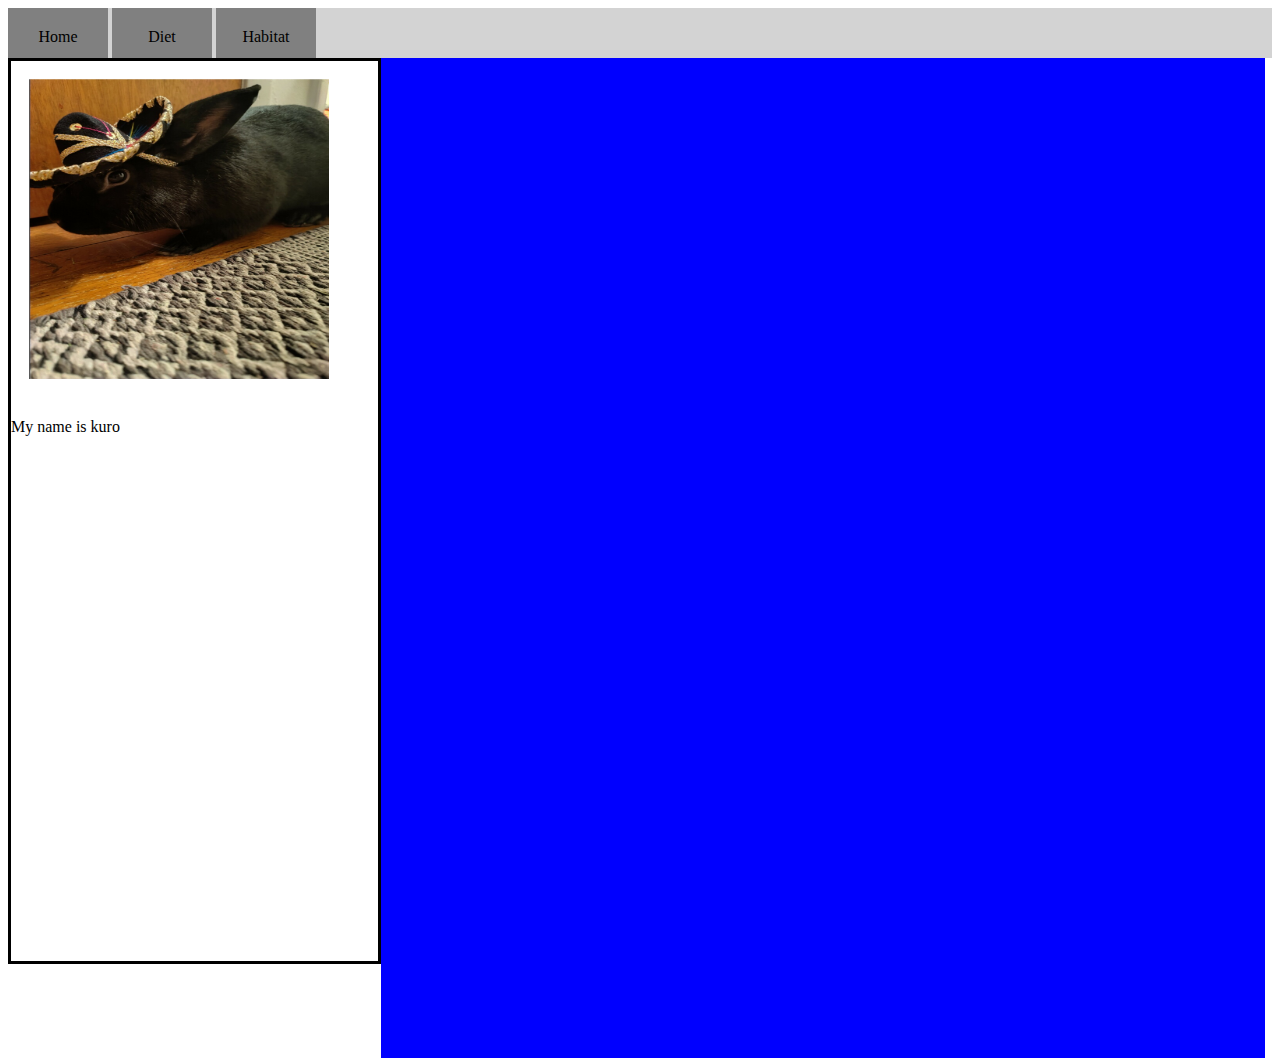
<file: One-page-website/index.html>
<!DOCTYPE html>
<html lang="en">
<head>
    <meta charset="UTF-8">
    <meta name="viewport" content="width=device-width, initial-scale=1.0">
    <title>Document</title>

    <link rel="stylesheet" href="styles.css">

</head>

<body>
    <nav>
        <div class="menu-item">Home</div>
        <div class="menu-item">Diet</div>
        <div class="menu-item">Habitat</div>
</nav>
   
<section class="content">

    <div class="sidebar">
        <div class="pet-info">
            <img class= "kuro" src="imagejpeg_0(3)(1).jpg" alt="Cute Bunny"> 
        </div>
        <p>My name is kuro</p> 
        <div class="pet-stats"></div>
    </div>
       
    <div class="right"></div>

    </section> 
</body>
</html>
</file>
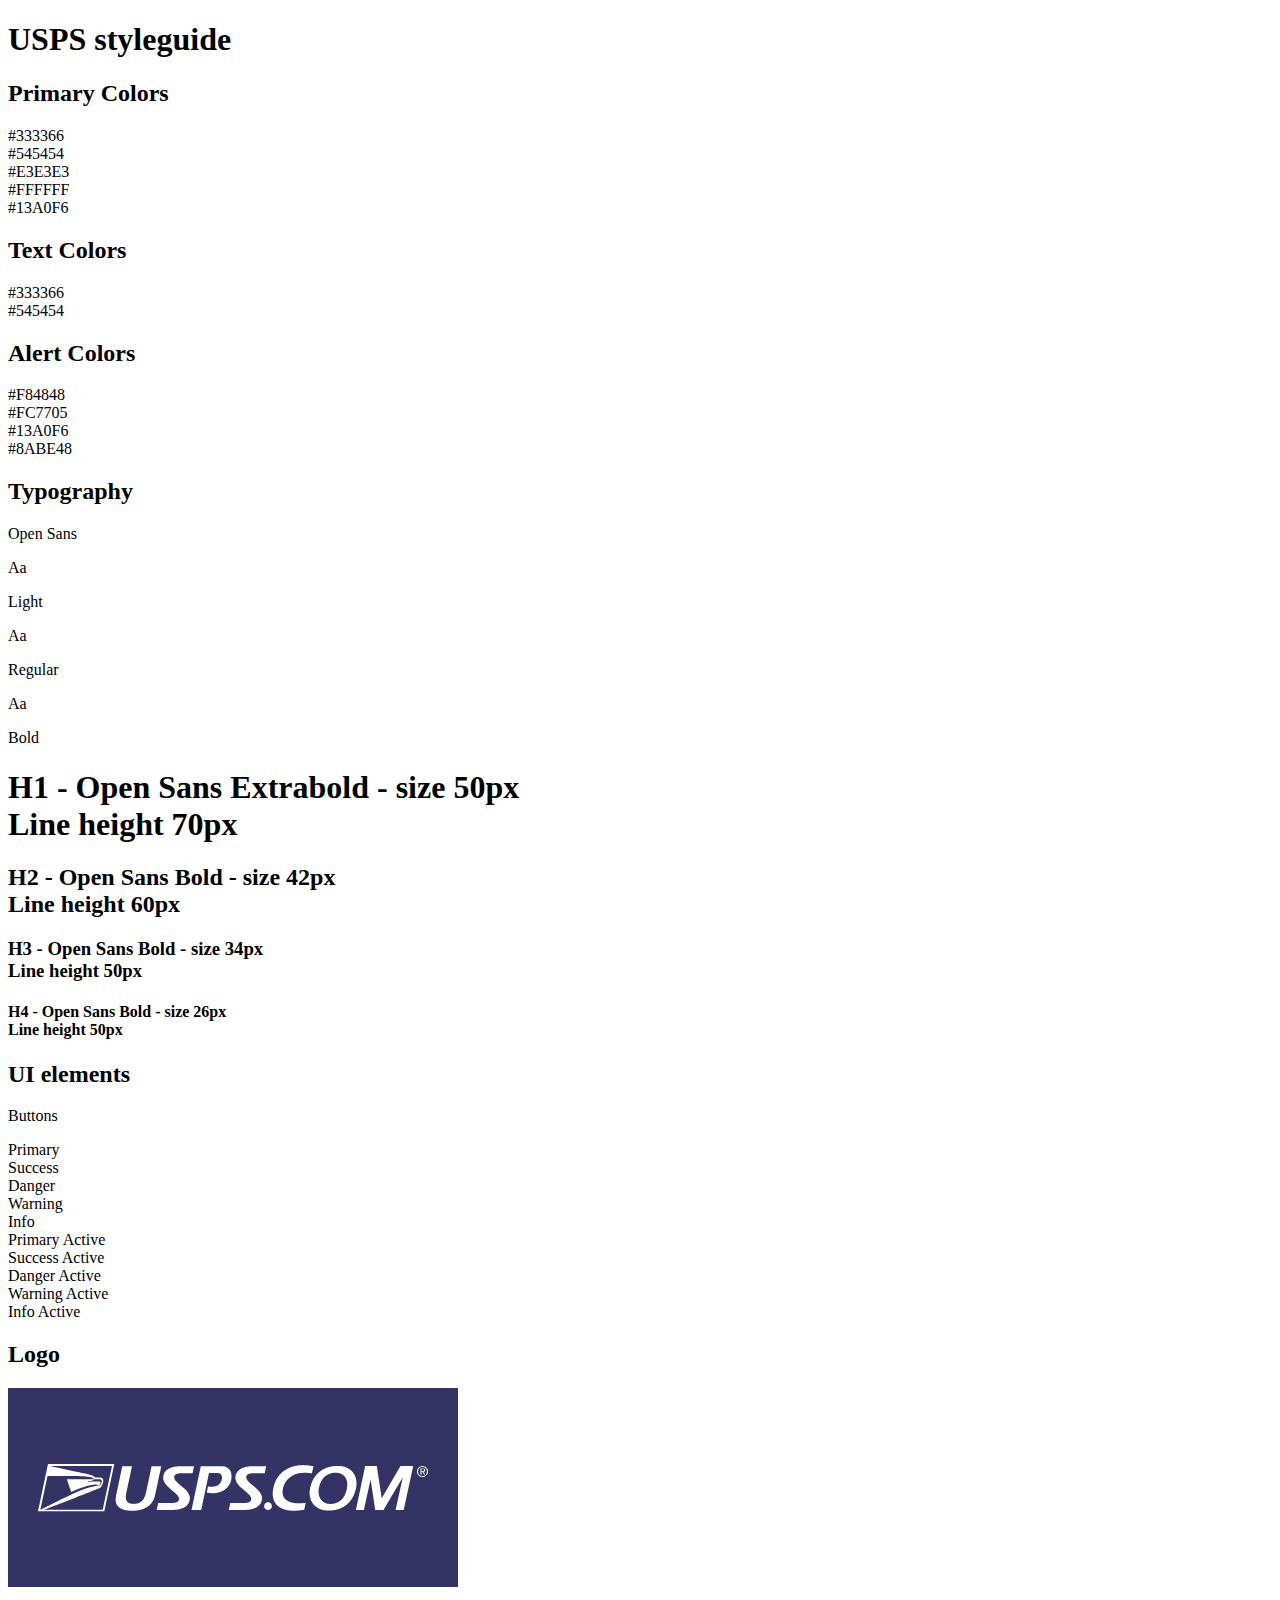
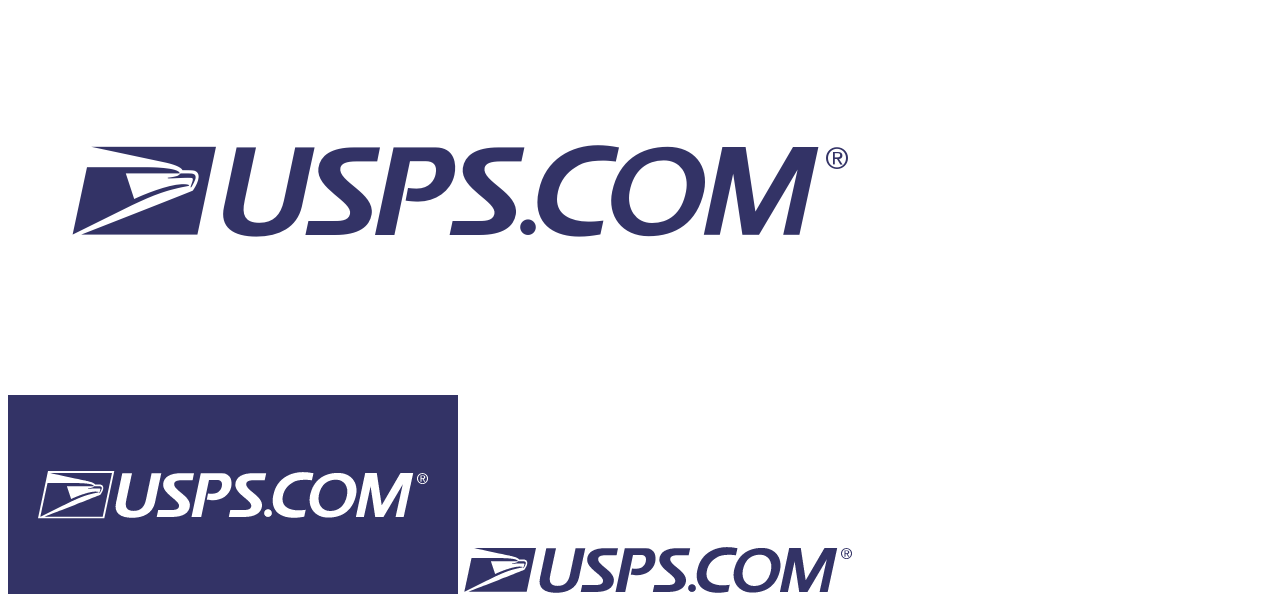
<file: 17.2-activities/01_Containers_Structure/solved/index.html>
<!DOCTYPE html>
<html>
<head>
  <title>USPS Style Guide</title>
  <link href="css/style.css" rel="stylesheet" type="text/css">
</head>
<body>
<section class="header"></section>
<section class="colorPalette">
  <h1 id="pageTopic">USPS styleguide</h1>
  <h2 class="sectionHead">Primary Colors</h2>
  <div class="colorContainer">
    <div class="swatch darkBlue"></div>
    <div class="hexCode">#333366</div>
  </div>
  <div class="colorContainer">
    <div class="swatch darkGrey"></div>
    <div class="hexCode">#545454</div>
  </div>
  <div class="colorContainer">
    <div class="swatch lightGrey"></div>
    <div class="hexCode">#E3E3E3</div>
  </div>
  <div class="colorContainer">
    <div class="swatch white"></div>
    <div class="hexCode">#FFFFFF</div>
  </div>
  <div class="colorContainer">
    <div class="swatch lightBlue"></div>
    <div class="hexCode">#13A0F6</div>
  </div>

  <h2 class="sectionHead">Text Colors</h2>
  <div class="colorContainer">
    <div class="swatch darkBlue"></div>
    <div class="hexCode">#333366</div>
  </div>
  <div class="colorContainer">
    <div class="swatch darkGrey"></div>
    <div class="hexCode">#545454</div>
  </div>

  <h2 class="sectionHead">Alert Colors</h2>
  <div class="colorContainer">
    <div class="swatch red"></div>
    <div class="hexCode">#F84848</div>
  </div>
  <div class="colorContainer">
    <div class="swatch orange"></div>
    <div class="hexCode">#FC7705</div>
  </div>
  <div class="colorContainer">
    <div class="swatch lightBlue"></div>
    <div class="hexCode">#13A0F6</div>
  </div>
  <div class="colorContainer">
    <div class="swatch lightGreen"></div>
    <div class="hexCode">#8ABE48</div>
  </div>
</section>
<section class="typography">
  <h2 class="sectionHead">Typography</h2>
  <p>Open Sans</p>
  <div class="type_container">
  <p class="large light">Aa</p>
  <p>Light</p>
  </div>

  <div class="type_container">
  <p class="large regular">Aa</p>
  <p>Regular</p>
  </div>

  <div class="type_container">
  <p class="large bold">Aa</p>
  <p>Bold</p>
  </div>

  <h1>H1 - Open Sans Extrabold - size 50px <br>Line height 70px</h1>
  <h2>H2 - Open Sans Bold - size 42px <br>Line height 60px</h2>
  <h3>H3 - Open Sans Bold - size 34px <br>Line height 50px</h3>
  <h4>H4 - Open Sans Bold - size 26px <br>Line height 50px</h4>
</section>
<section class="uiElements">
    <h2 class="sectionHead">UI elements</h2>
    <p>Buttons</p>
    <div class="buttonContain">
      <div class="button primary">Primary</div>
      <div class="button success">Success</div>
      <div class="button danger">Danger</div>
      <div class="button warning">Warning</div>
      <div class="button info">Info</div>
    </div>
    <div class="buttonContain">
      <div class="button primaryActive">Primary Active</div>
      <div class="button successActive">Success Active</div>
      <div class="button dangerActive">Danger Active</div>
      <div class="button warningActive">Warning Active</div>
      <div class="button infoActive">Info Active</div>
    </div>
</section>
<section class="imagery">
<h2 class="sectionHead">Logo</h2>
<img src="images/Logo-dark.png">
<img src="images/Logo-light.png">
<img src="images/Logo-dark1.png">
<img src="images/Logo-light-1.png">
</section>
</body>
</html>
</file>
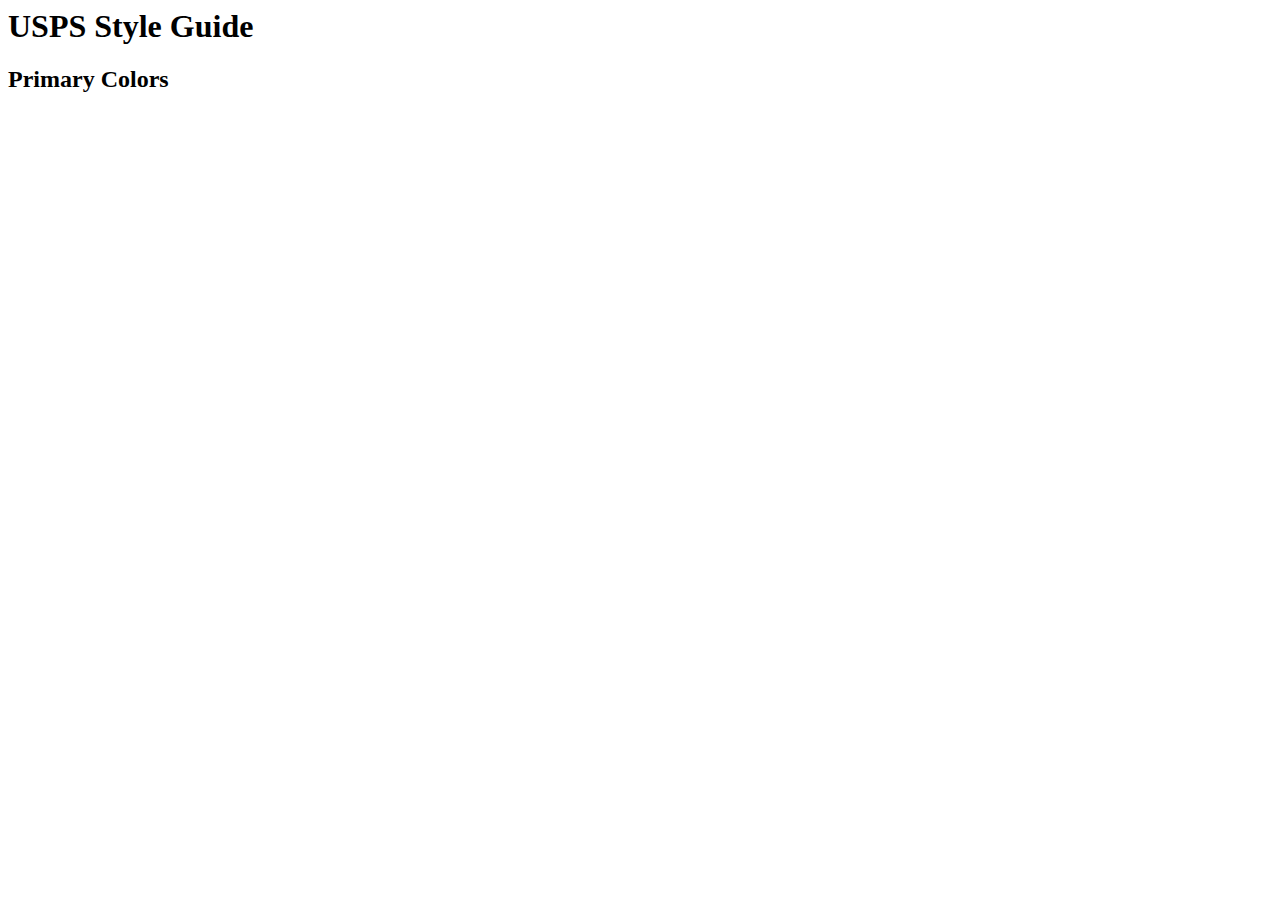
<file: 17.2-activities/01_Containers_Structure/unsolved/index.html>
<html>
<head>
  <title>USPS Style Guide</title>
  <link href="css/style.css" rel="stylesheet" type="text/css">
</head>
<body>
<!-- Header section here -->
<section class="header"></section>

<!-- Color Palette section -->
<section class="colorPalette"></section>
  <h1 id="pageTopic">USPS Style Guide</h1>

  <h2 class="sectionHead">Primary Colors</h2>

<!-- Typography Section -->
<section class="typography"></section>

<!-- UI Elements Section -->
<section class="uiElements"></section>

<!-- Imagery Section -->
<section class="imagery"></section>
</body>
</html>
</file>
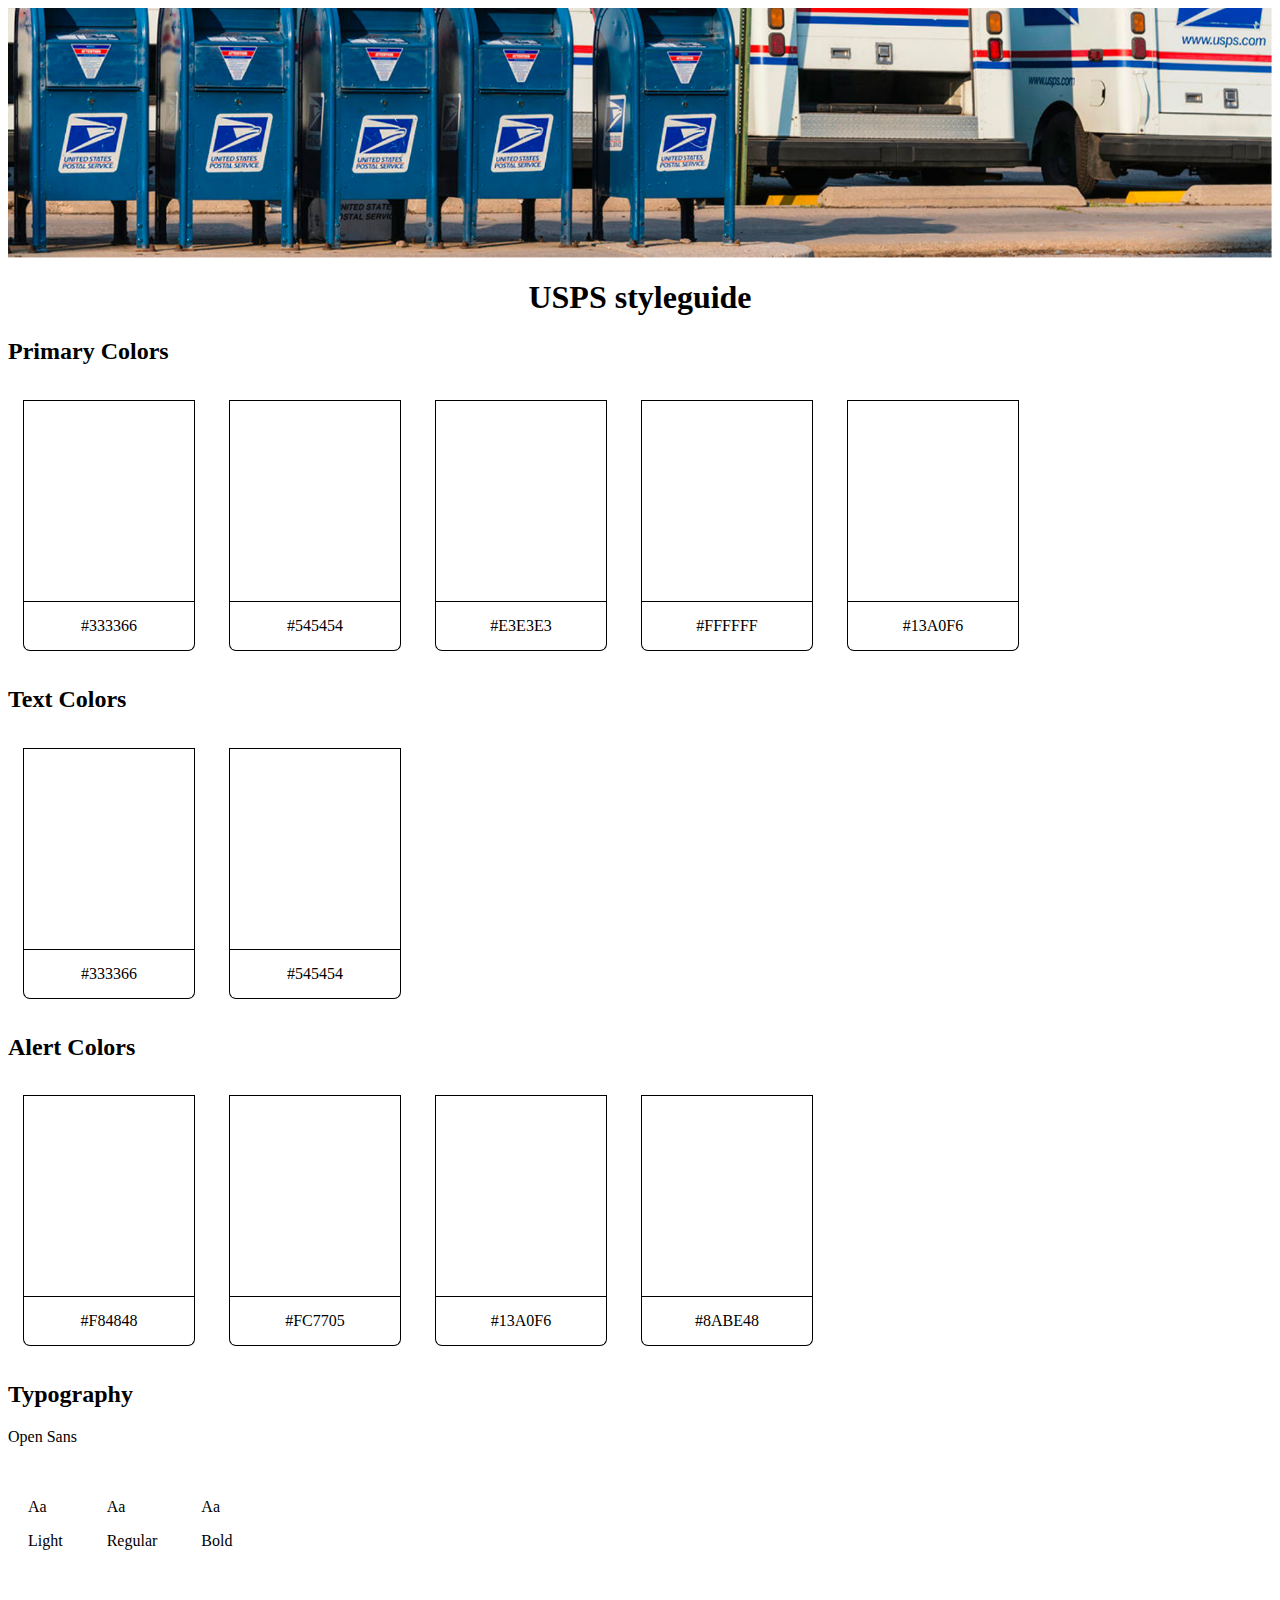
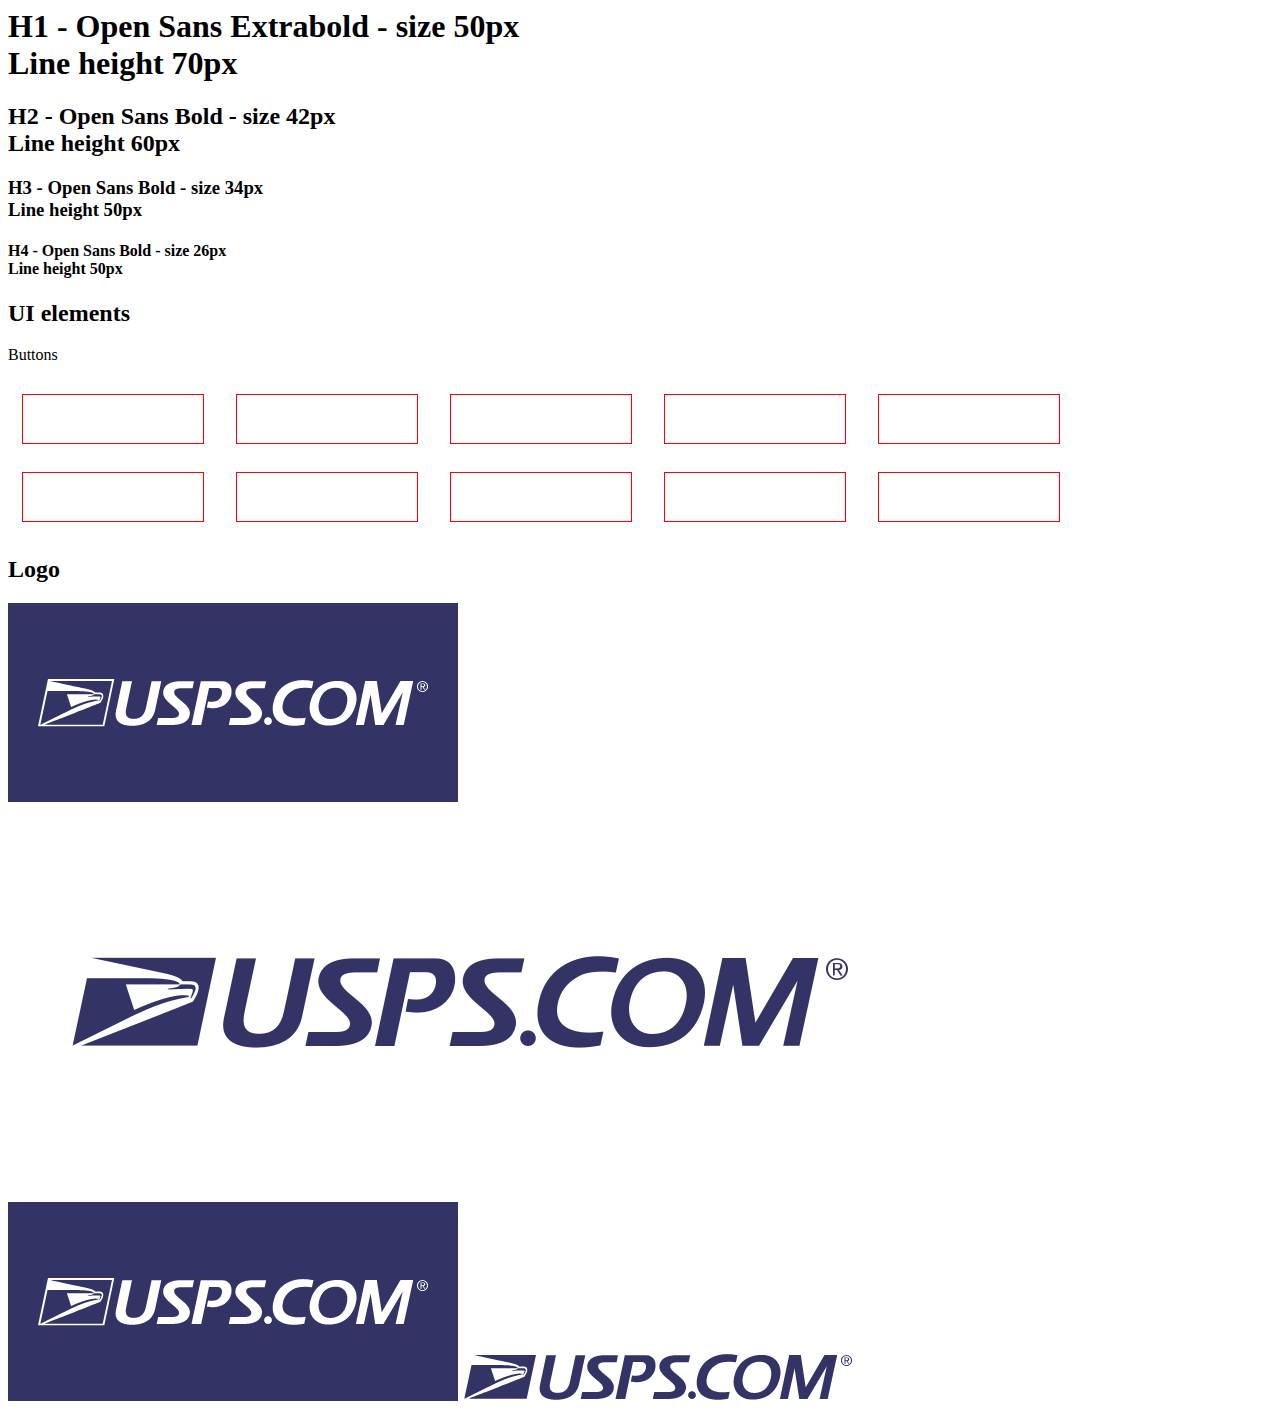
<file: 17.2-activities/02_BoxModel/solved/index.html>
<html>
<head>
  <title>USPS Style Guide</title>
  <link href="css/style.css" rel="stylesheet" type="text/css">
</head>
<body>
<section class="header"></section>
<section class="colorPalette">
  <h1 id="pageTopic">USPS styleguide</h1>
  <h2 class="sectionHead">Primary Colors</h2>
  <div class="colorContainer">
    <div class="swatch darkBlue"></div>
    <div class="hexCode">#333366</div>
  </div>
  <div class="colorContainer">
    <div class="swatch darkGrey"></div>
    <div class="hexCode">#545454</div>
  </div>
  <div class="colorContainer">
    <div class="swatch lightGrey"></div>
    <div class="hexCode">#E3E3E3</div>
  </div>
  <div class="colorContainer">
    <div class="swatch white"></div>
    <div class="hexCode">#FFFFFF</div>
  </div>
  <div class="colorContainer">
    <div class="swatch lightBlue"></div>
    <div class="hexCode">#13A0F6</div>
  </div>

  <h2 class="sectionHead">Text Colors</h2>
  <div class="colorContainer">
    <div class="swatch darkBlue"></div>
    <div class="hexCode">#333366</div>
  </div>
  <div class="colorContainer">
    <div class="swatch darkGrey"></div>
    <div class="hexCode">#545454</div>
  </div>

  <h2 class="sectionHead">Alert Colors</h2>
  <div class="colorContainer">
    <div class="swatch red"></div>
    <div class="hexCode">#F84848</div>
  </div>
  <div class="colorContainer">
    <div class="swatch orange"></div>
    <div class="hexCode">#FC7705</div>
  </div>
  <div class="colorContainer">
    <div class="swatch lightBlue"></div>
    <div class="hexCode">#13A0F6</div>
  </div>
  <div class="colorContainer">
    <div class="swatch lightGreen"></div>
    <div class="hexCode">#8ABE48</div>
  </div>
</section>
<section class="typography">
  <h2 class="sectionHead">Typography</h2>
  <p>Open Sans</p>
  <div class="type_container">
  <p class="large light">Aa</p>
  <p>Light</p>
  </div>

  <div class="type_container">
  <p class="large regular">Aa</p>
  <p>Regular</p>
  </div>

  <div class="type_container">
  <p class="large bold">Aa</p>
  <p>Bold</p>
  </div>

  <h1>H1 - Open Sans Extrabold - size 50px <br>Line height 70px</h1>
  <h2>H2 - Open Sans Bold - size 42px <br>Line height 60px</h2>
  <h3>H3 - Open Sans Bold - size 34px <br>Line height 50px</h3>
  <h4>H4 - Open Sans Bold - size 26px <br>Line height 50px</h4>
</section>
<section class="uiElements">
    <h2 class="sectionHead">UI elements</h2>
    <p>Buttons</p>
    <div class="buttonContain">
      <div class="button primary">Primary</div>
      <div class="button success">Success</div>
      <div class="button danger">Danger</div>
      <div class="button warning">Warning</div>
      <div class="button info">Info</div>
    </div>
    <div class="buttonContain">
      <div class="button primaryActive">Primary Active</div>
      <div class="button successActive">Success Active</div>
      <div class="button dangerActive">Danger Active</div>
      <div class="button warningActive">Warning Active</div>
      <div class="button infoActive">Info Active</div>
    </div>
</section>
<section class="imagery">
<h2 class="sectionHead">Logo</h2>
<img src="images/Logo-dark.png">
<img src="images/Logo-light.png">
<img src="images/Logo-dark1.png">
<img src="images/Logo-light-1.png">
</section>
</body>
</html>
</file>
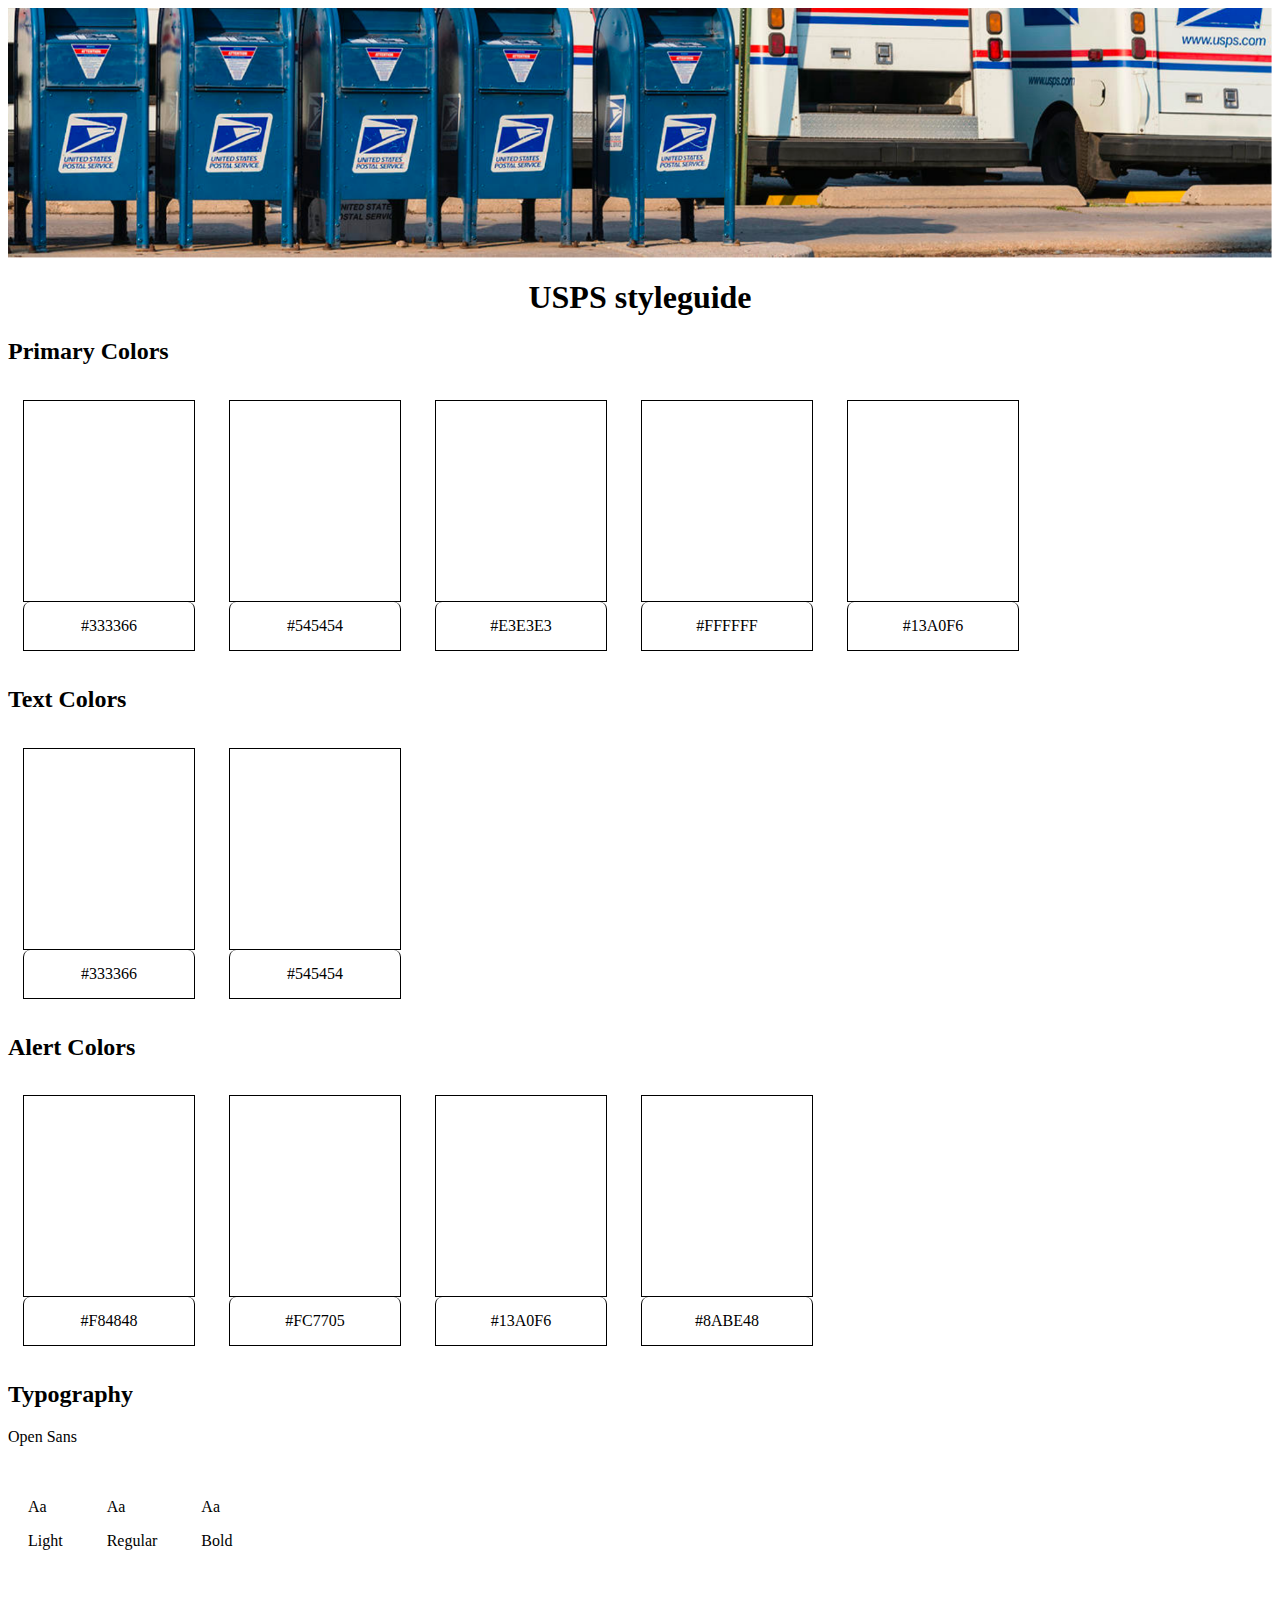
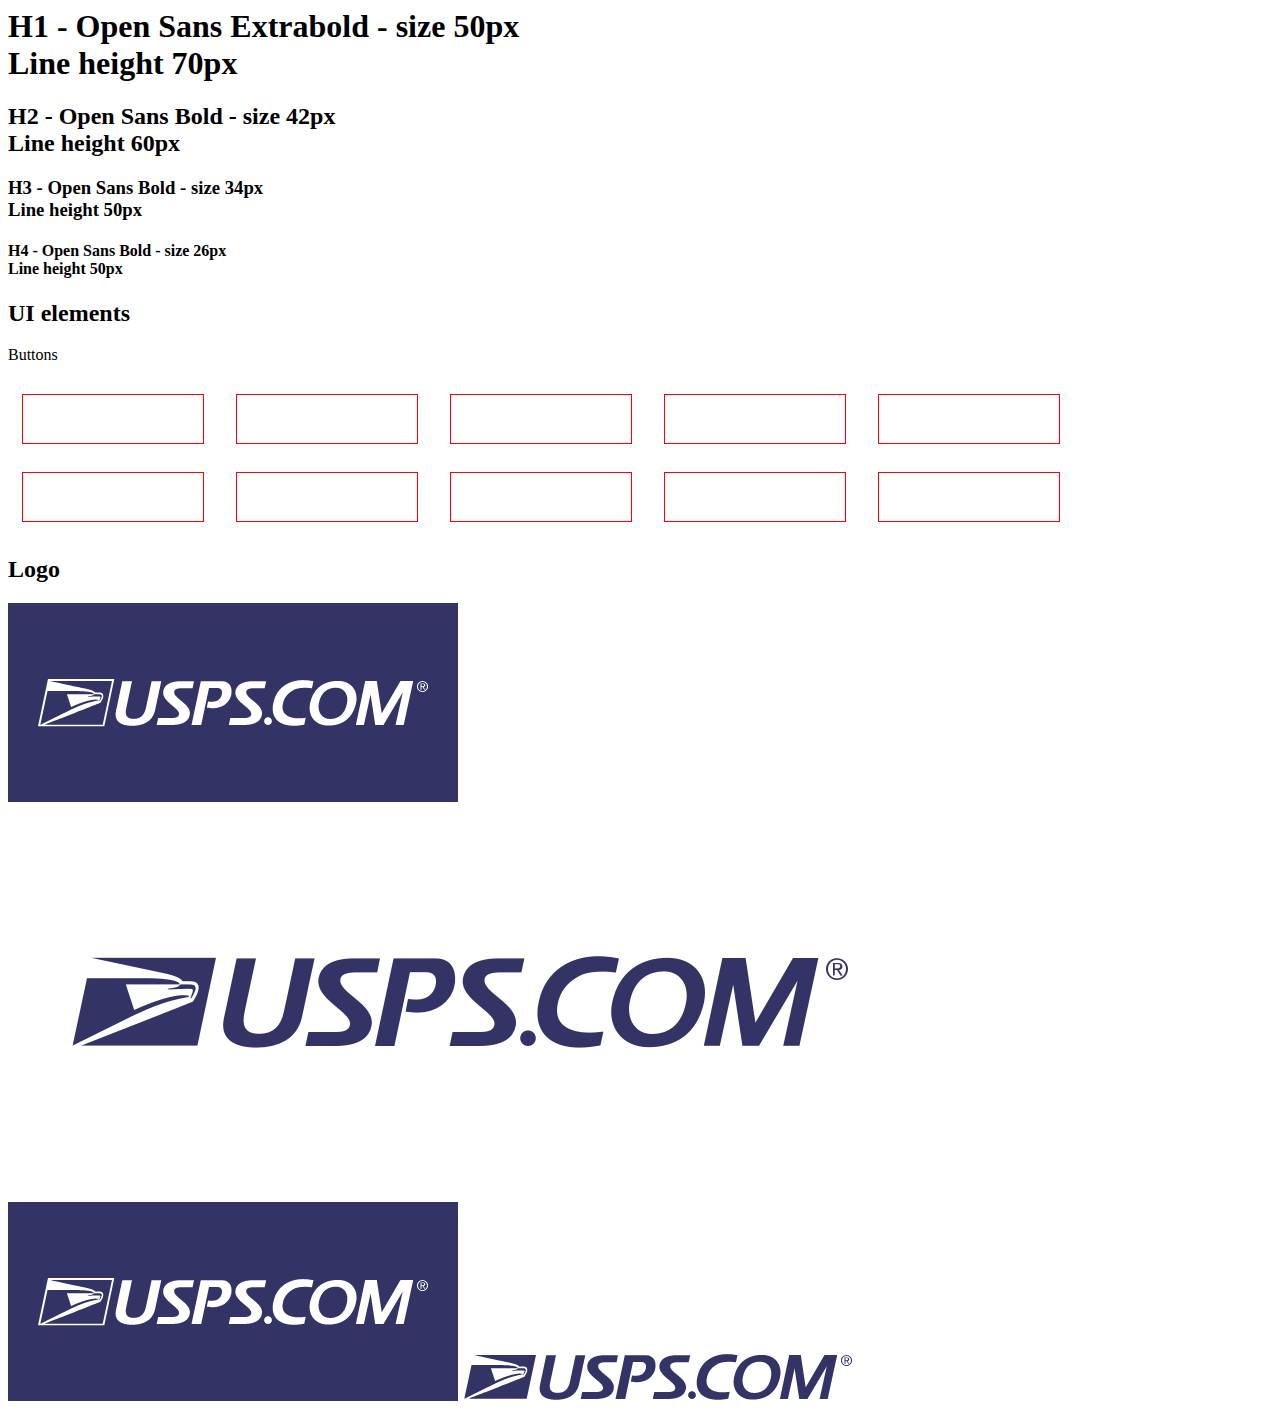
<file: 17.2-activities/02_BoxModel/unsolved/index.html>
<html>
<head>
  <title>USPS Style Guide</title>
  <link href="https://fonts.googleapis.com/css?family=Open+Sans&display=swap" rel="stylesheet">
  <link href="css/style.css" rel="stylesheet" type="text/css">
</head>
<body>
<section class="header"></section>
<section class="colorPalette">
  <h1 id="pageTopic">USPS styleguide</h1>
  <h2 class="sectionHead">Primary Colors</h2>
  <div class="colorContainer">
    <div class="swatch darkBlue"></div>
    <div class="hexCode">#333366</div>
  </div>
  <div class="colorContainer">
    <div class="swatch darkGrey"></div>
    <div class="hexCode">#545454</div>
  </div>
  <div class="colorContainer">
    <div class="swatch lightGrey"></div>
    <div class="hexCode">#E3E3E3</div>
  </div>
  <div class="colorContainer">
    <div class="swatch white"></div>
    <div class="hexCode">#FFFFFF</div>
  </div>
  <div class="colorContainer">
    <div class="swatch lightBlue"></div>
    <div class="hexCode">#13A0F6</div>
  </div>

  <h2 class="sectionHead">Text Colors</h2>
  <div class="colorContainer">
    <div class="swatch darkBlue"></div>
    <div class="hexCode">#333366</div>
  </div>
  <div class="colorContainer">
    <div class="swatch darkGrey"></div>
    <div class="hexCode">#545454</div>
  </div>

  <h2 class="sectionHead">Alert Colors</h2>
  <div class="colorContainer">
    <div class="swatch red"></div>
    <div class="hexCode">#F84848</div>
  </div>
  <div class="colorContainer">
    <div class="swatch orange"></div>
    <div class="hexCode">#FC7705</div>
  </div>
  <div class="colorContainer">
    <div class="swatch lightBlue"></div>
    <div class="hexCode">#13A0F6</div>
  </div>
  <div class="colorContainer">
    <div class="swatch lightGreen"></div>
    <div class="hexCode">#8ABE48</div>
  </div>
</section>
<section class="typography">
  <h2 class="sectionHead">Typography</h2>
  <p>Open Sans</p>
  <div class="type_container">
  <p class="large light">Aa</p>
  <p>Light</p>
  </div>

  <div class="type_container">
  <p class="large regular">Aa</p>
  <p>Regular</p>
  </div>

  <div class="type_container">
  <p class="large bold">Aa</p>
  <p>Bold</p>
  </div>

  <h1>H1 - Open Sans Extrabold - size 50px <br>Line height 70px</h1>
  <h2>H2 - Open Sans Bold - size 42px <br>Line height 60px</h2>
  <h3>H3 - Open Sans Bold - size 34px <br>Line height 50px</h3>
  <h4>H4 - Open Sans Bold - size 26px <br>Line height 50px</h4>
</section>
<section class="uiElements">
    <h2 class="sectionHead">UI elements</h2>
    <p>Buttons</p>
    <div class="buttonContain">
      <div class="button primary">Primary</div>
      <div class="button success">Success</div>
      <div class="button danger">Danger</div>
      <div class="button warning">Warning</div>
      <div class="button info">Info</div>
    </div>
    <div class="buttonContain">
      <div class="button primaryActive">Primary Active</div>
      <div class="button successActive">Success Active</div>
      <div class="button dangerActive">Danger Active</div>
      <div class="button warningActive">Warning Active</div>
      <div class="button infoActive">Info Active</div>
    </div>
</section>
<section class="imagery">
<h2 class="sectionHead">Logo</h2>
<img src="images/Logo-dark.png">
<img src="images/Logo-light.png">
<img src="images/Logo-dark1.png">
<img src="images/Logo-light-1.png">
</section>
</body>
</html>
</file>
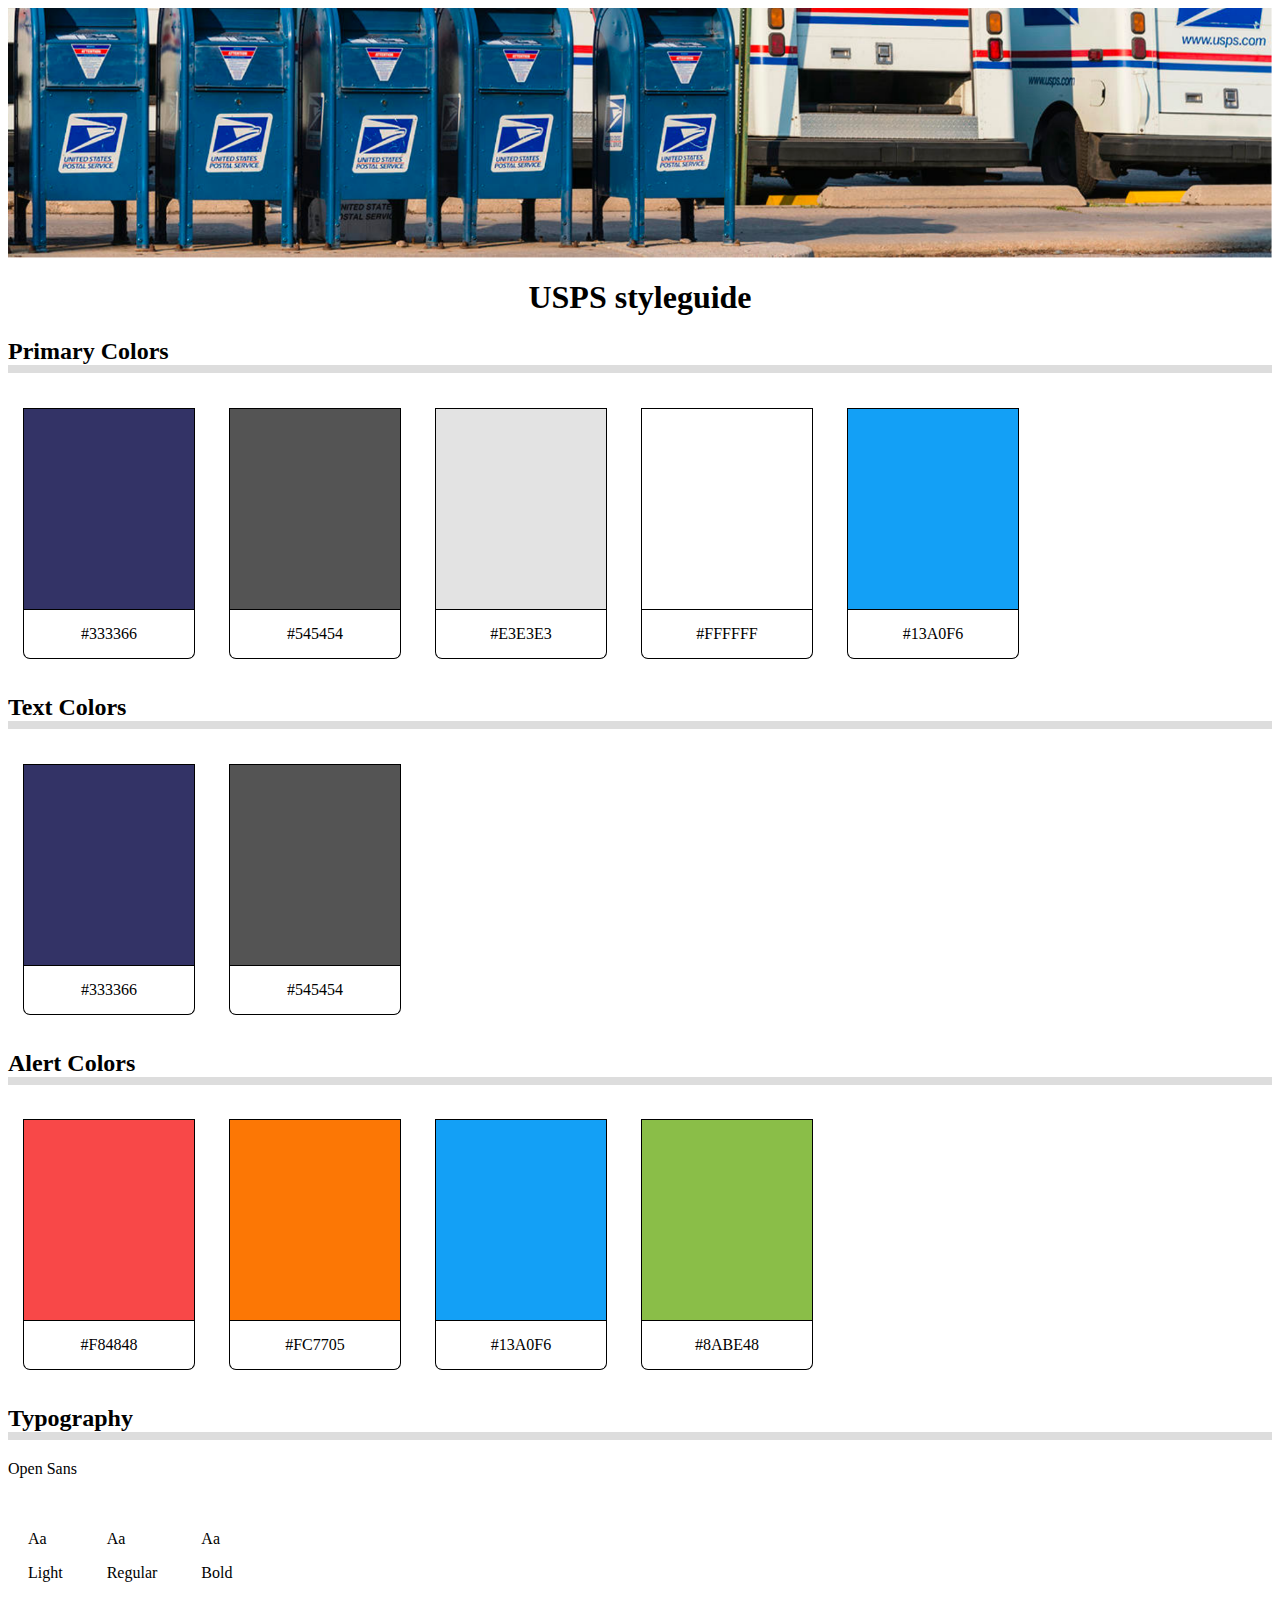
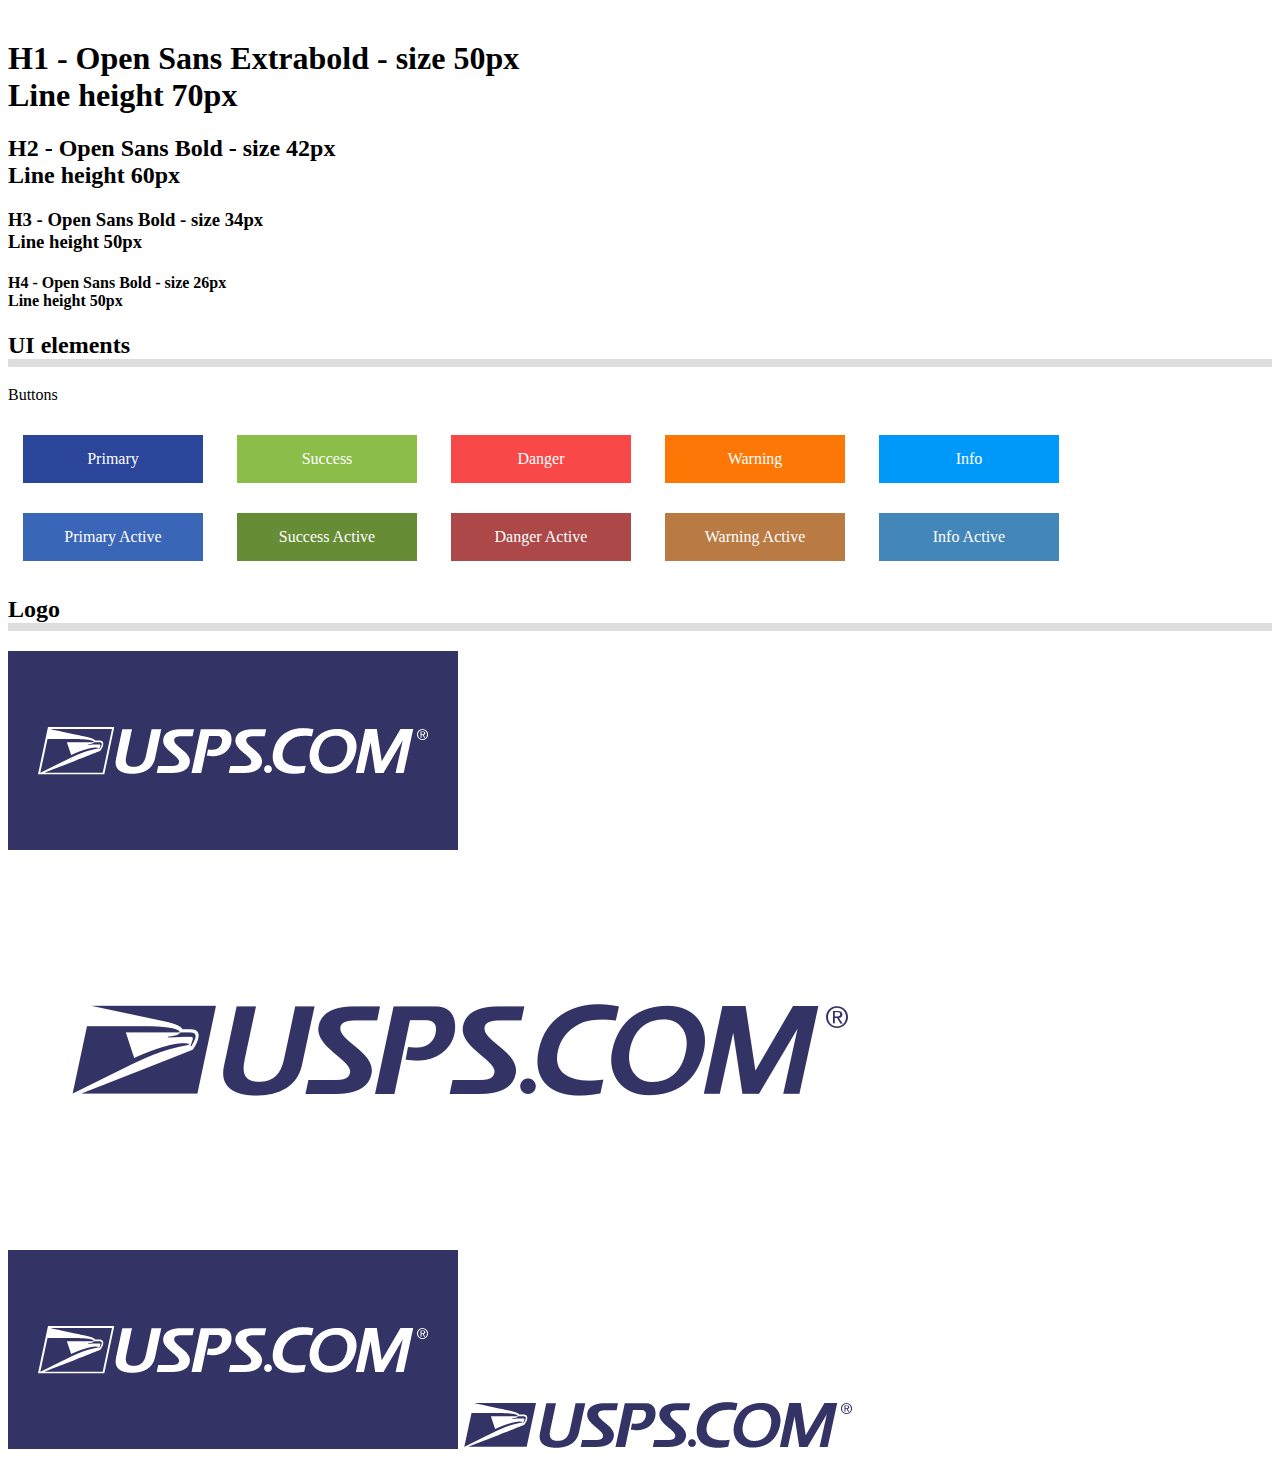
<file: 17.2-activities/04_Add-A-Custom-Font/unsolved/index.html>
<html>
<head>
  <title>USPS Style Guide</title>
  <link href="https://fonts.googleapis.com/css2?family=Noto+Sans+Vithkuqi:wght@400;500&family=Noto+Serif+Vithkuqi&family=Open+Sans:ital,wght@0,500;1,300&display=swap" rel="stylesheet"> 
  <link href="css/style.css" rel="stylesheet" type="text/css">
</head>
<body>
<section class="header"></section>
<section class="colorPalette">
  <h1 id="pageTopic">USPS styleguide</h1>
  <h2 class="sectionHead">Primary Colors</h2>
  <div class="colorContainer">
    <div class="swatch darkBlue"></div>
    <div class="hexCode">#333366</div>
  </div>
  <div class="colorContainer">
    <div class="swatch darkGrey"></div>
    <div class="hexCode">#545454</div>
  </div>
  <div class="colorContainer">
    <div class="swatch lightGrey"></div>
    <div class="hexCode">#E3E3E3</div>
  </div>
  <div class="colorContainer">
    <div class="swatch white"></div>
    <div class="hexCode">#FFFFFF</div>
  </div>
  <div class="colorContainer">
    <div class="swatch lightBlue"></div>
    <div class="hexCode">#13A0F6</div>
  </div>

  <h2 class="sectionHead">Text Colors</h2>
  <div class="colorContainer">
    <div class="swatch darkBlue"></div>
    <div class="hexCode">#333366</div>
  </div>
  <div class="colorContainer">
    <div class="swatch darkGrey"></div>
    <div class="hexCode">#545454</div>
  </div>

  <h2 class="sectionHead">Alert Colors</h2>
  <div class="colorContainer">
    <div class="swatch red"></div>
    <div class="hexCode">#F84848</div>
  </div>
  <div class="colorContainer">
    <div class="swatch orange"></div>
    <div class="hexCode">#FC7705</div>
  </div>
  <div class="colorContainer">
    <div class="swatch lightBlue"></div>
    <div class="hexCode">#13A0F6</div>
  </div>
  <div class="colorContainer">
    <div class="swatch lightGreen"></div>
    <div class="hexCode">#8ABE48</div>
  </div>
</section>
<section class="typography">
  <h2 class="sectionHead">Typography</h2>
  <p>Open Sans</p>
  <div class="type_container">
  <p class="large light">Aa</p>
  <p>Light</p>
  </div>

  <div class="type_container">
  <p class="large regular">Aa</p>
  <p>Regular</p>
  </div>

  <div class="type_container">
  <p class="large bold">Aa</p>
  <p>Bold</p>
  </div>

  <h1>H1 - Open Sans Extrabold - size 50px <br>Line height 70px</h1>
  <h2>H2 - Open Sans Bold - size 42px <br>Line height 60px</h2>
  <h3>H3 - Open Sans Bold - size 34px <br>Line height 50px</h3>
  <h4>H4 - Open Sans Bold - size 26px <br>Line height 50px</h4>
</section>
<section class="uiElements">
    <h2 class="sectionHead">UI elements</h2>
    <p>Buttons</p>
    <div class="buttonContain">
      <div class="button primary">Primary</div>
      <div class="button success">Success</div>
      <div class="button danger">Danger</div>
      <div class="button warning">Warning</div>
      <div class="button info">Info</div>
    </div>
    <div class="buttonContain">
      <div class="button primaryActive">Primary Active</div>
      <div class="button successActive">Success Active</div>
      <div class="button dangerActive">Danger Active</div>
      <div class="button warningActive">Warning Active</div>
      <div class="button infoActive">Info Active</div>
    </div>
</section>
<section class="imagery">
<h2 class="sectionHead">Logo</h2>
<img src="images/Logo-dark.png">
<img src="images/Logo-light.png">
<img src="images/Logo-dark1.png">
<img src="images/Logo-light-1.png">
</section>
</body>
</html>
</file>
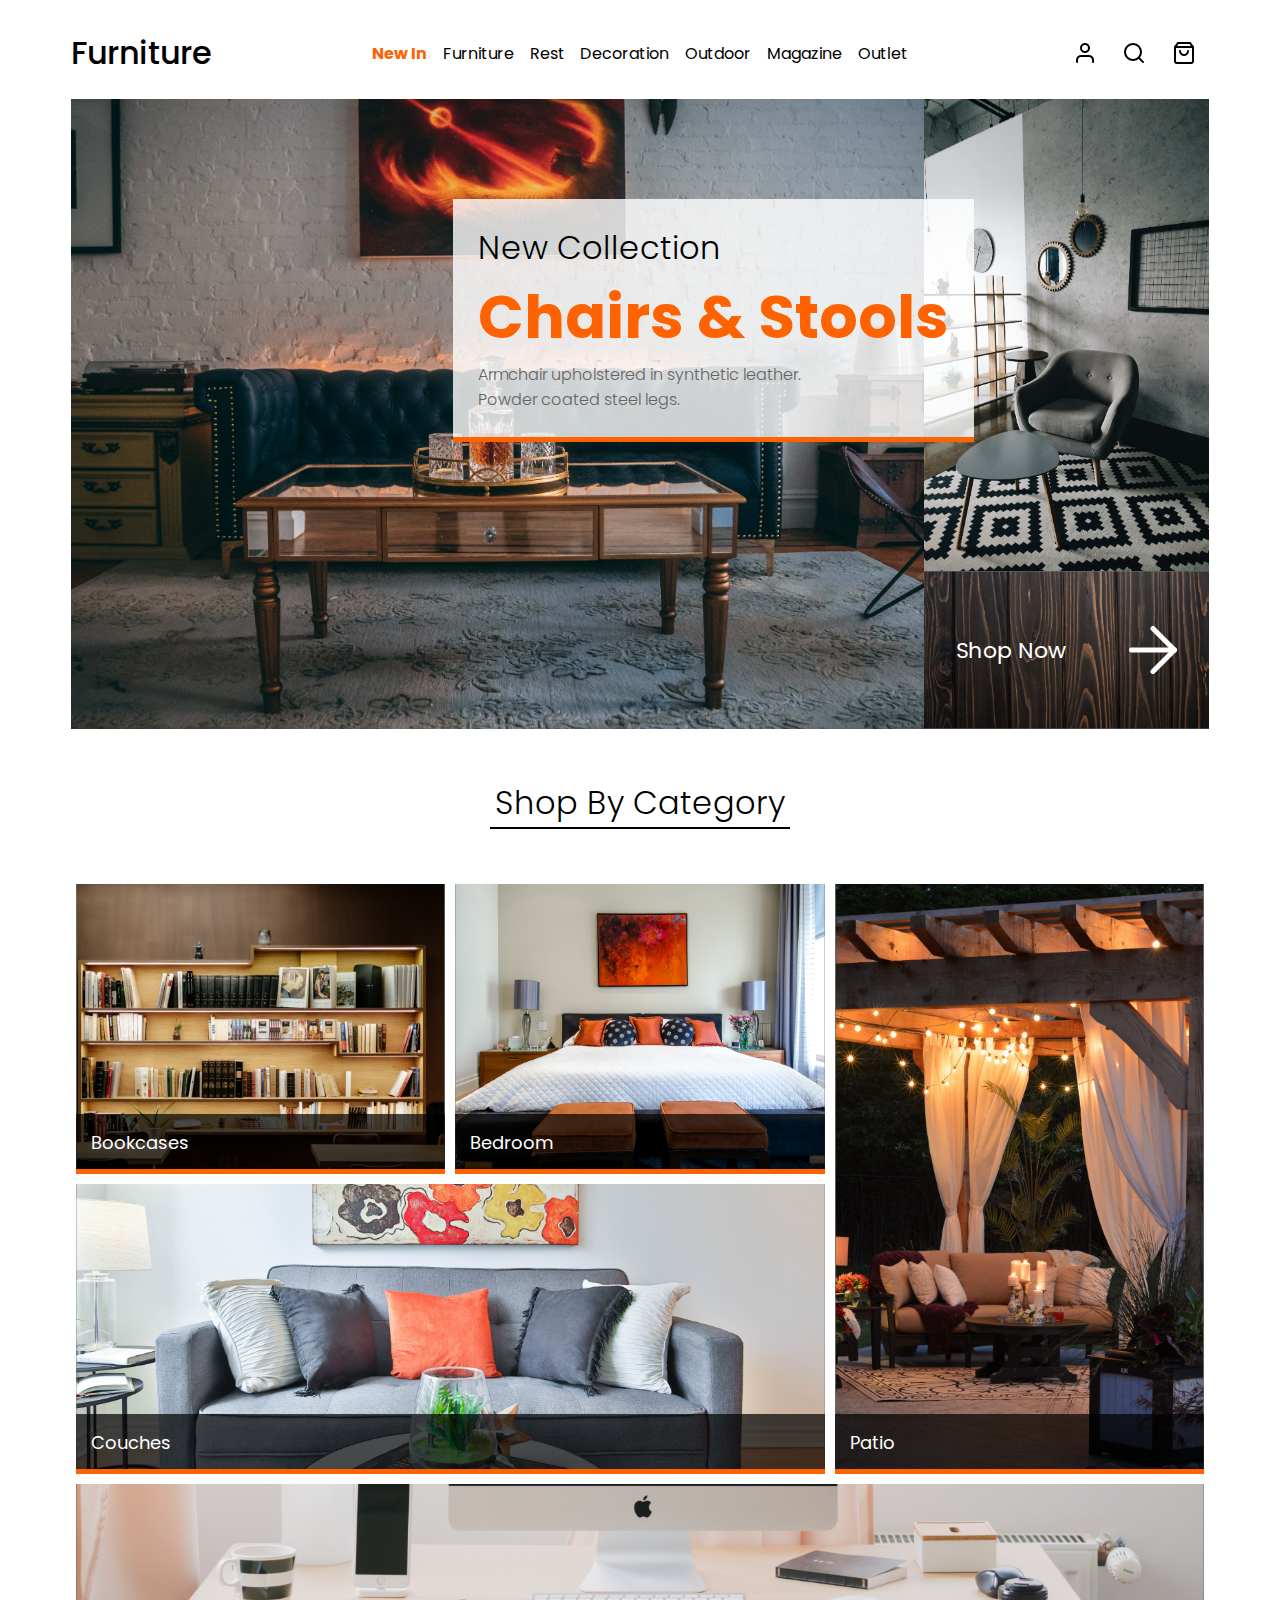
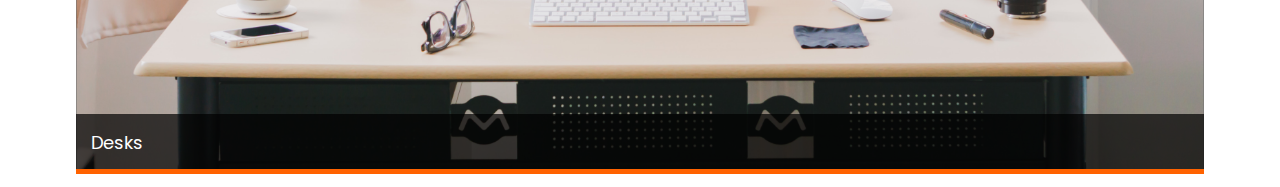
<file: 18.2-activities/18.2-activities/solved/index.html>
<!DOCTYPE html>
<html>
<head>
  <link href="https://fonts.googleapis.com/css?family=Poppins:100,200,300,400,500,600,700,800,900&display=swap" rel="stylesheet">
  <link href="css/style.css" rel="stylesheet" type="text/css">
  <title>Furniture Homepage</title>
</head>
<body>
  <nav id="navBar">
    <h1>Furniture</h1>
    <div id="navigation">
      <p class="highlight">New In</p>
      <p>Furniture</p>
      <p>Rest</p>
      <p>Decoration</p>
      <p>Outdoor</p>
      <p>Magazine</p>
      <p>Outlet</p>
    </div>
    <div class="icons">
      <img src="images/user.png">
      <img src="images/search.png">
      <img src="images/shopping-bag.png">
    </div>
  </nav>
  <section id="heroGrid">
    <div id="featuredProduct" class="heroGridArea">
      <div id="headline">
        <h3 id="newCollection">New Collection</h3>
        <h2>Chairs & Stools</h2>
        <p>Armchair upholstered in synthetic leather. Powder coated steel legs.</p>
      </div>
    </div>
    <div id="secondaryProduct" class="heroGridArea"></div>
    <div id="CTA" class="heroGridArea">
        <h4>Shop Now</h4>
        <img src="images/arrow-right.png">
      </div>
  </section>
  <div class="subHeading">
      <h3>Shop By Category</h3>
  </div>
  <section id="categoryGrid">
    <div id="bookcases" class="categoryGridArea">
      <div class="heading">Bookcases</div>
    </div>
    <div id="bedroom" class="categoryGridArea">
      <div class="heading">Bedroom</div>
    </div>
    <div id="couches" class="categoryGridArea">
      <div class="heading">Couches</div>
    </div>
    <div id="patio" class="categoryGridArea">
      <div class="heading">Patio</div>
    </div>
    <div id="desks" class="categoryGridArea">
      <div class="heading">Desks</div>
    </div>
  </section>
</body>
</html>
</file>
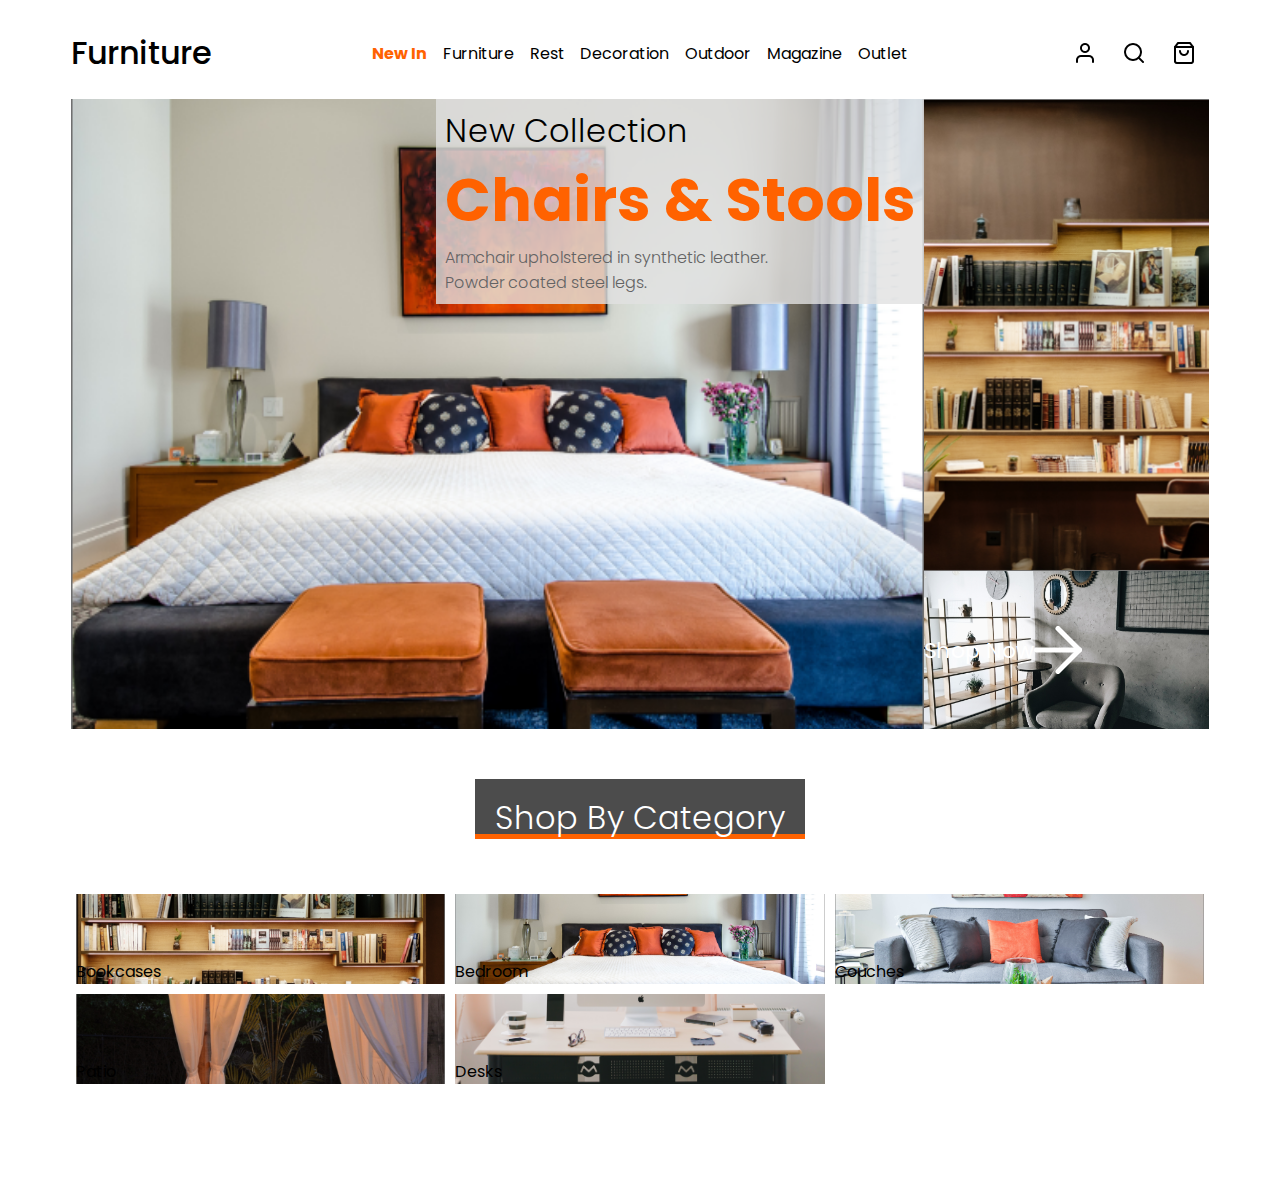
<file: 18.2-activities/18.2-activities/unsolved/index.html>
<!DOCTYPE html>
<html>
<head>
  <link href="https://fonts.googleapis.com/css?family=Poppins:100,200,300,400,500,600,700,800,900&display=swap" rel="stylesheet">
  <link href="css/style.css" rel="stylesheet" type="text/css">
  <title>Furniture Homepage</title>
</head>
<body>
  <nav id="navBar">
    <h1>Furniture</h1>
    <div id="navigation">
      <p class="highlight">New In</p>
      <p>Furniture</p>
      <p>Rest</p>
      <p>Decoration</p>
      <p>Outdoor</p>
      <p>Magazine</p>
      <p>Outlet</p>
    </div>
    <div class="icons">
      <img src="images/user.png">
      <img src="images/search.png">
      <img src="images/shopping-bag.png">
    </div>
  </nav>
  <section id="heroGrid">
    <div id="featuredProduct" class="heroGridArea">
      <div id="headline">
        <h3 id="newCollection">New Collection</h3>
        <h2>Chairs & Stools</h2>
        <p>Armchair upholstered in synthetic leather. Powder coated steel legs.</p>
      </div>
    </div>
    <div id="secondaryProduct" class="heroGridArea"></div>
    <div id="CTA" class="heroGridArea">
      <h4>Shop Now</h4>
      <img src="images/arrow-right.png">
    </div>
  </section>
  <div class="subHeading">
    <h3>Shop By Category</h3>
  </div>
  <section id="categoryGrid">
    <div id="bookcases" class="categoryGridArea">
      <div class="heading">Bookcases</div>
    </div>
    <div id="bedroom" class="categoryGridArea">
      <div class="heading">Bedroom</div>
    </div>
    <div id="couches" class="categoryGridArea">
      <div class="heading">Couches</div>
    </div>
    <div id="patio" class="categoryGridArea">
      <div class="heading">Patio</div>
    </div>
    <div id="desks" class="categoryGridArea">
      <div class="heading">Desks</div>
    </div>
  </section>
</body>
</html>
</file>
<file: One-page-website/styles.css>
.menu-item{
    display: inline-block;
    background-color: gray;
    width: 100px;
    height: 30px;
    text-align: center;
    vertical-align: middle;
    padding-top: 20px;
}
nav{
    background-color: lightgray;
    height: 50px;
}
.sidebar{
    height: 900px;
    width:29%;
    float: left;
    border-style: solid;
    
}
.right{
    height: 1000px;
    width:70%;
    float: left;
    background-color: blue;
}

.kuro{
    border-radius: 8px;
    height: 300px;
    width: 300px;
    padding: 5%;
}
</file>
<file: 17.2-activities/01_Containers_Structure/solved/css/style.css>
/*  Hi! your going to write styles here in the next couple activities. */
</file>
<file: 17.2-activities/01_Containers_Structure/unsolved/css/style.css>
/*  Hi! your going to write styles here in the next couple activities. */
</file>
<file: 17.2-activities/02_BoxModel/solved/css/style.css>
/* Header Styles */
.header {
  height: 250px;
  max-height: 500px;
  background-image: url(../images/upsBackground.png);
  background-size: cover;
  background-repeat: no-repeat;
  background-position: bottom;
}
#pageTopic {
   text-align: center;
}
 /* Primary Color */
 .colorContainer {
     display: inline-block;
     margin: 15px;
 }
 .swatch {
    height: 200px;
    width: 170px;
    border: 1px solid black;
}
.hexCode {
    padding: 15px;
    text-align: center;
    border: 1px solid black;
    border-top: none;
    border-bottom-left-radius: 7px;
    border-bottom-right-radius: 7px;
}
/* Typography CSS */
.type_container {
    display: inline-block;
    margin: 20px;
}

/* UI Elements */
.button {
    display: inline-block;
    padding: 15px;
    margin: 15px;
    width: 150px;
    text-align: center;
    color: white;
    outline: 1px solid red;
}
</file>
<file: 17.2-activities/02_BoxModel/unsolved/css/style.css>
/* Header Styles */
.header {
    height: 250px;
    max-height: 500px;
    background-image: url(../images/upsBackground.png);
    background-size: cover;
    background-repeat: no-repeat;
    background-position: bottom;
}

#pageTopic {
    text-align: center;
}

/* Primary Color */
.colorContainer{
    display: inline-block;
    margin: 15px;

}

.swatch{
    height: 200px;
    width: 170px;
    border: 1px solid black;
}

.hexcode{
    padding: 15px;
    text-align: center;
    border: 1px solid black;
    border-top: none;
    border-top-left-radius: 7px;
    border-top-right-radius: 7px;
}

/* Typography CSS */
.type_container{
    display: inline-block;
    margin: 20px;
}

/* UI Elements */
.button{
    display: inline-block;
    padding: 15px;
    margin: 15px;
    width: 150px;
    text-align: center;
    color: white;
    outline: 1px solid red;
}
</file>
<file: 17.2-activities/04_Add-A-Custom-Font/unsolved/css/style.css>
/* Header Styles */
.header {
  background-image: url(../images/upsBackground.png);
  background-size: cover;
  background-repeat: no-repeat;
  max-height: 500px;
  height: 250px;
  background-position: bottom;
}
#pageTopic {
  text-align: center;
}
/* Primary Color */
.colorContainer {
  display: inline-block;
  margin: 15px;
}
.swatch {
   height: 200px;
   width: 170px;
   border: 1px solid black;
}
.hexCode {
   padding: 15px;
   text-align: center;
   border: 1px solid black;
   border-top: none;
   border-bottom-left-radius: 7px;
   border-bottom-right-radius: 7px;
}
.darkBlue {
  background-color: #333366;
}
.darkGrey {
  background-color: #545454;
}
.lightGrey {
  background-color: #E3E3E3;
}
.white {
  background-color: #FFFFFF;
}
.lightBlue {
  background-color: #12A0F6;
}
.red {
  background-color: #F84848;
}
.orange {
  background-color: #FC7705;
}
.lightBlue {
  background-color: #13A0F6;
}
.lightGreen {
  background-color: #8ABE48;
}
/* Typography CSS */
.type_container {
   display: inline-block;
   margin: 20px;
}

/* UI Elements */
.button {
   display: inline-block;
   padding: 15px;
   margin: 15px;
   width: 150px;
   text-align: center;
   color: white;
}
.primary {
  background-color: #2B459A;
}
.success {
  background-color: #8ABE48;
}
.danger {
  background-color: #F84848;
}
.warning {
  background-color: #FC7705;
}
.info {
  background-color: #0099FA;
}
.primaryActive {
  background-color: #3A66B7;
}
.successActive {
  background-color: #668C35;
}
.dangerActive {
  background-color: #AD4848;
}
.warningActive {
  background-color: #BA7A43;
}
.infoActive {
  background-color: #4386BA;
}
.sectionHead {
  border-bottom: 8px solid #DDDDDD;
}
</file>
<file: 18.2-activities/18.2-activities/solved/css/style.css>
body {
  font-family: 'Poppins', sans-serif;
}

/* Grid CSS */

#heroGrid {
  margin: 0px 5%;
  display: grid;
  min-height: 500px;
  height: 70vh;
  grid-template-rows: 75% 25%;
  grid-template-columns: 75% 25%;
  grid-template-areas:
  "featuredProduct secondaryProduct"
  "featuredProduct CTA";
}

#featuredProduct {
  grid-area: featuredProduct;
  background-image: url("../images/furniture1.png");
}

#secondaryProduct {
  grid-area: secondaryProduct;
  background-image: url("../images/furniture2.png");
}

#CTA {
  grid-area: CTA;
  background-image: url("../images/woodbg.png");
  justify-content: space-around;
  cursor: pointer;
}

#headline {
  background-color: rgba(255,255,255,0.8);
  border-bottom: 5px solid #FF6200;
  position: absolute;
  right: -50px;
  top: 100px;
  padding: 25px;
  max-width: 550px;
  z-index: 100;
}

.heroGridArea {
  background-position: center;
  background-repeat: no-repeat;
  background-size: cover;
  align-items: center;
  display: flex;
  position: relative;
}

/* Category Grid CSS */

.subHeading {
  text-align: center;
  border-bottom: 2px solid black;
  width: 300px;
  margin: 50px auto;
}

#categoryGrid {
  margin: 0px 5%;
  display: grid;
  grid-template-rows: 300px 300px 300px;
  grid-template-columns: 1fr 1fr 1fr;
  grid-template-areas:
  "bookcases bedroom patio"
  "couches couches patio"
  "desks desks desks"
  ;
}

#bookcases {
  grid-area: bookcases;
  background-image: url("../images/bookcases@2x.png");

}
#bedroom {
  grid-area: bedroom;
  background-image: url("../images/beds@2x.png");
}

#couches {
  grid-area: couches;
  background-image: url("../images/couch@2x.png");
}

#patio {
  grid-area: patio;
  background-image: url("../images/patio@2x.png");
}

#desks {
  grid-area: desks;
  background-image: url("../images/desks@2x.png");
}

.categoryGridArea {
  background-position: center;
  background-size: cover;
  background-repeat: no-repeat;
  margin: 5px;
  cursor: pointer;
  display: grid;
  align-content: end;
}

.heading {
  background-color: rgba(0,0,0,0.7);
  padding: 15px;
  height: 25px;
  color: white;
  font-size: 18px;
  border-bottom: 5px solid #FF6200;
}


/* Navigation CSS */
/* CHECK OUT THIS CODE BELOW IF YOU WANT TO GET A REFRESHER ON FLEX */

#navBar {
  display: flex;
  flex-direction: row;
  margin: 0px 5%;
}
#navBar h1 {
  width: 25%;
  font-weight: 500;
}
#navigation {
  display: flex;
  width: 50%;
  align-items: center;
  justify-content: space-evenly;
}
#navigation p {
  cursor: pointer;
  text-decoration: none;
}
.icons {
  display: flex;
  justify-content: flex-end;
  align-items: center;
  width: 25%;
}
.icons img {
  margin: 15px;
  cursor: pointer;
}
.highlight {
  color: #FF6200;
  font-weight: 700;
}

/* Typography CSS */

h2 {
  font-size: 60px;
  margin: 0px 0px;
  color: #FF6200;
}

h3 {
  font-size: 32px;
  font-weight: 300;
  margin: 0px 0px;
}

h4 {
  color: white;
  font-weight: 400;
  font-size: 22px;
}


#headline p {
  max-width: 350px;
  font-size: 16px;
  font-weight: 300;
  margin: 0px 0px;
  color: #636364;
}

@media only screen and (max-width: 1000px) {
  #navigation {
    display: none;
  }
  .icons {
    margin-left: auto;
  }
}

@media only screen and (max-width: 600px) {
  #headline {
    position: static;
    margin: 20px;
  }
  #heroGrid {
    grid-template-areas:
    "featuredProduct featuredProduct"
    "secondaryProduct CTA";
  }
  #categoryGrid {
    grid-template-rows: 300px 300px 300px 300px 300px;
    grid-template-columns: 1fr;
    grid-template-areas:
      "bookcases"
      "bedroom"
      "patio"
      "couches"
      "desks"
    ;
  }
}
</file>
<file: 18.2-activities/18.2-activities/unsolved/css/style.css>
body {
  font-family: 'Poppins', sans-serif;
}

/* Grid CSS */
#heroGrid {
  margin: 0px 5%;
  display: grid;
  min-height: 500px;
  height: 70vh;

  grid-template-columns: 75% 25%;
  grid-template-rows: 75% 25%;
  grid-template-areas: 
  "featuredProduct secondaryProduct"
  "featuredProduct CTA"
  ;
}

.topRow {
  grid-area: topRow;
}
.leftSidebar {
  grid-area: leftSidebar;
}
.rightContent {
  grid-area: rightContent;
}
#featuredProduct {
  grid-area: featuredProduct;
  background-image: url("../images/beds.png");
}

#secondaryProduct {
  grid-area: secondaryProduct;
  background-image: url("../images/bookcases.png") ;
}

#CTA {
  grid-area: CTA;
  background-image: url("../images/furniture2.jpg");
  justify-content: 0px 5%;
  cursor: pointer;
}

.heroGridArea {
  background-position: center;
  background-repeat: no-repeat;
  background-size: cover;
  align-items: center;
  display: flex;
  position: relative;
}

#headline {
  background-color: rgba(225, 225, 225, 0.8);
  position: absolute;
  top: 0px;
  right: 0px;
  z-index: 1;
  padding: 1%;
}
/* Category Grid CSS */
.subHeading {
  text-align: center;
  border-bottom: 2px solid black;
  width: 300px;
  margin: 50px auto;
}
#categoryGrid {
  margin: 0px 5%;
  display: grid;
  grid-template-columns: 1fr 1fr 1fr;
  grid-template-rows: 1fr 1fr 1fr;
  grid-template-areas: 
  "bookcases bedroom couches" 
  "patio patio couches"
  "desks desks desks"
  ;
  height: 300px;
}
#bookcases {
  background-image: url("../images/bookcases@2x.png");
}

#bedroom {
  background-image: url("../images/beds@2x.png");
}

#couches {
  background-image: url("../images/couch.png");
}

#patio {
  background-image: url("../images/patio.png");
}

#desks {
  background-image: url("../images/desks.png");
}
.categoryGridArea {
  background-position: center;
  background-size: cover;
  background-repeat: no-repeat;
  margin: 5px;
  cursor: pointer;
  display: grid;
  align-content: end;
}
.subHeading {
  background-color: rgba(0,0,0,0.7);
  padding: 15px;
  height: 25px;
  color: white;
  font-size: 18px;
  border-bottom: 5px solid #FF6200;
}
/* Navigation CSS */
/* CHECK OUT THIS CODE BELOW IF YOU WANT TO GET A REFRESHER ON FLEX */
#navBar {
  display: flex;
  flex-direction: row;
  margin: 0px 5%;
}
#navBar h1 {
  width: 25%;
  font-weight: 500;
}
#navigation {
  display: flex;
  width: 50%;
  align-items: center;
  justify-content: space-evenly;
}
#navigation p {
  cursor: pointer;
  text-decoration: none;
}
.icons {
  display: flex;
  justify-content: flex-end;
  align-items: center;
  width: 25%;
}
.icons img {
  margin: 15px;
  cursor: pointer;
}
.highlight {
  color: #FF6200;
  font-weight: 700;
}

/* Typography CSS */

h2 {
  font-size: 60px;
  margin: 0px 0px;
  color: #FF6200;
}

h3 {
  font-size: 32px;
  font-weight: 300;
  margin: 0px 0px;
}

h4 {
  color: white;
  font-weight: 400;
  font-size: 22px;
}


#headline p {
  max-width: 350px;
  font-size: 16px;
  font-weight: 300;
  margin: 0px 0px;
  color: #636364;
}
@media only screen and (max-width: 1000px) {
  #navigation {
    display: none;
  }
  .icons {
    margin-left: auto;
  } 
}

@media only screen and (max-width: 600px) {
  #headline {
    position: static;
    margin: 20px;
  }
  #heroGrid {
   grid-template-areas:
    "featuredProduct featuredProduct"
    "secondaryProduct CTA";
  }
  #categoryGrid {
    grid-template-rows: 300px 300px 300px 300px 300px;
    grid-template-columns: 1fr;
    grid-template-areas: 
    "bookcases"
    "bedroom"
    "patio"
    "couches"
    "desks";
  }
  
}
</file>
